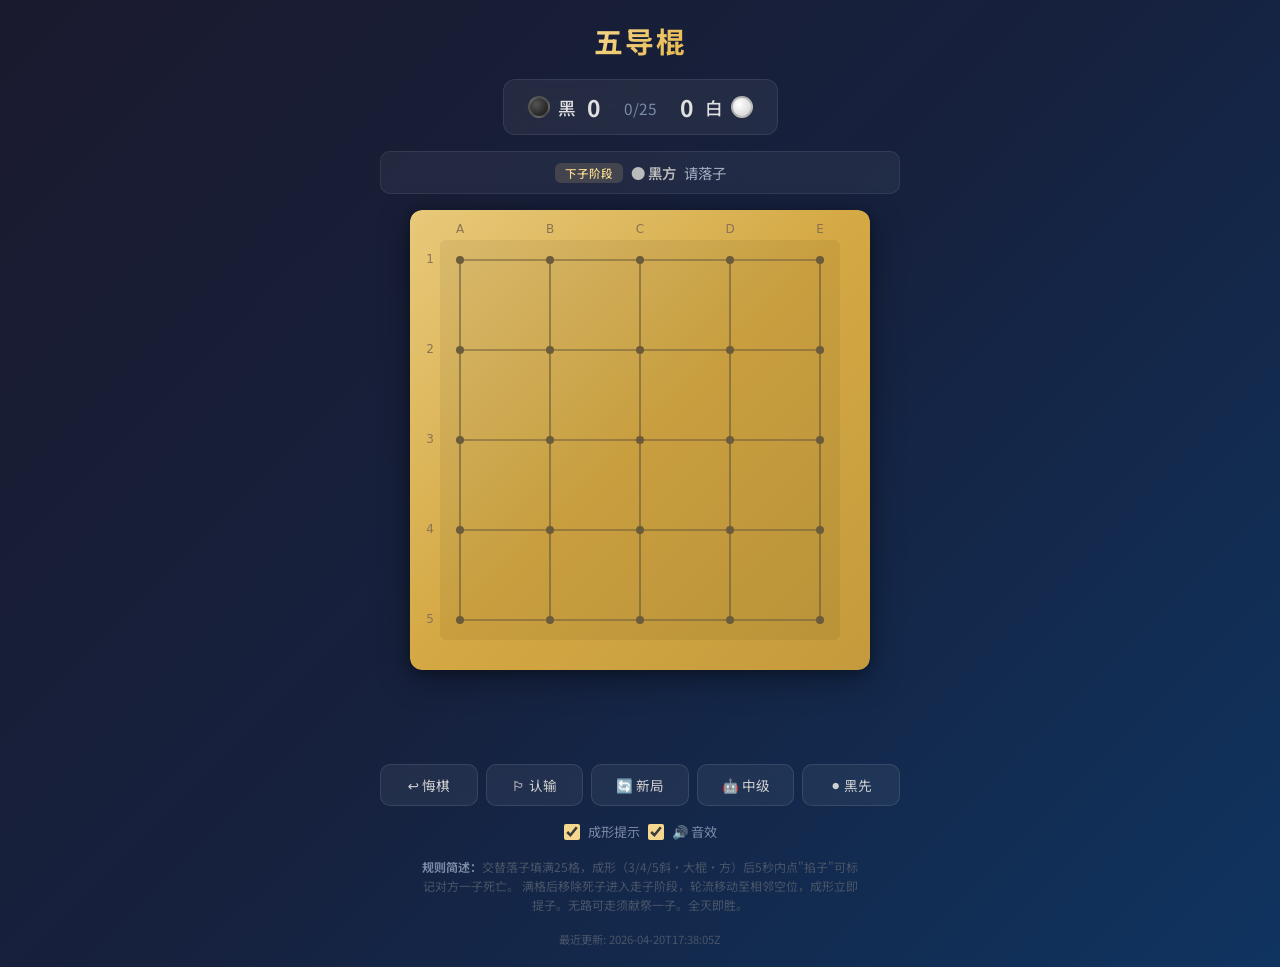
<file: index.html>
<!DOCTYPE html>
<html lang="zh">
<head>
  <meta charset="UTF-8">
  <meta name="viewport" content="width=device-width, initial-scale=1.0">
  <title>五导棍</title>
  <link rel="stylesheet" href="src/css/style.css">
</head>
<body>
  <div class="container">
    <div class="header">
      <h1>五导棍</h1>
      <div class="subtitle"></div>
    </div>

    <div class="score-panel">
      <div class="score-side">
        <span class="piece-icon black"></span>
        <span>黑</span>
        <span class="count" id="count-b">0</span>
      </div>
      <div class="score-divider">
        <span class="move-info" id="move-count">0/25</span>
      </div>
      <div class="score-side">
        <span class="count" id="count-w">0</span>
        <span>白</span>
        <span class="piece-icon white"></span>
      </div>
    </div>

    <div id="status">
      <span class="phase-tag">下子阶段</span>
      <span class="turn-indicator turn-black">● 黑方</span>
      <span class="status-msg">请落子</span>
    </div>

    <canvas id="board"></canvas>
    <div id="winner-overlay" onclick="this.classList.remove('show')"></div>
    <div id="phase-overlay"></div>

    <button id="btn-claim" onclick="Board.pauseTimer()">
      <div id="timer-fill"></div>
      <span class="claim-text">🎯 请掐子！</span>
    </button>

    <div class="controls">
      <button onclick="Board.undoMove()">↩ 悔棋</button>
      <button onclick="Board.surrender()">🏳 认输</button>
      <button onclick="Board.newGame()">🔄 新局</button>
      <select id="ai-select" onchange="Board.setAI(this.value)">
        <option value="">👥 双人对战</option>
        <option value="greedy">🤖 初级</option>
        <option value="mcts" selected>🤖 中级</option>
        <option value="minimax">🤖 高级</option>
      </select>
      <select id="first-select" onchange="Board.setFirst(this.value)">
        <option value="B">⚫ 黑先</option>
        <option value="W">⚪ 白先</option>
      </select>
    </div>

    <div class="toggle-row">
      <input type="checkbox" id="hints-toggle" checked onchange="Board.setHints(this.checked)">
      <label for="hints-toggle">成形提示</label>
      <input type="checkbox" id="sound-toggle" checked onchange="Board.setSound(this.checked)">
      <label for="sound-toggle">🔊 音效</label>
    </div>

    <div class="rules">
      <b>规则简述：</b>交替落子填满25格，成形（3/4/5斜·大棍·方）后5秒内点"掐子"可标记对方一子死亡。
      满格后移除死子进入走子阶段，轮流移动至相邻空位，成形立即提子。无路可走须献祭一子。全灭即胜。
    </div>

    <div class="update-time">最近更新: 2026-04-20T17:38:05Z</div>
  </div>

  <script src="src/js/formation.js"></script>
  <script src="src/js/game.js"></script>
  <script src="src/js/ai/eval.js"></script>
  <script src="src/js/ai/random.js"></script>
  <script src="src/js/ai/greedy.js"></script>
  <script src="src/js/ai/minimax.js"></script>
  <script src="src/js/ai/mcts.js"></script>
  <script src="src/js/ai/negamax.js"></script>
  <script src="src/js/ai/ai.js"></script>
  <script src="src/js/sound.js"></script>
  <script src="src/js/board.js"></script>
  <script>Board.init(document.getElementById('board'));</script>
</body>
</html>
</file>
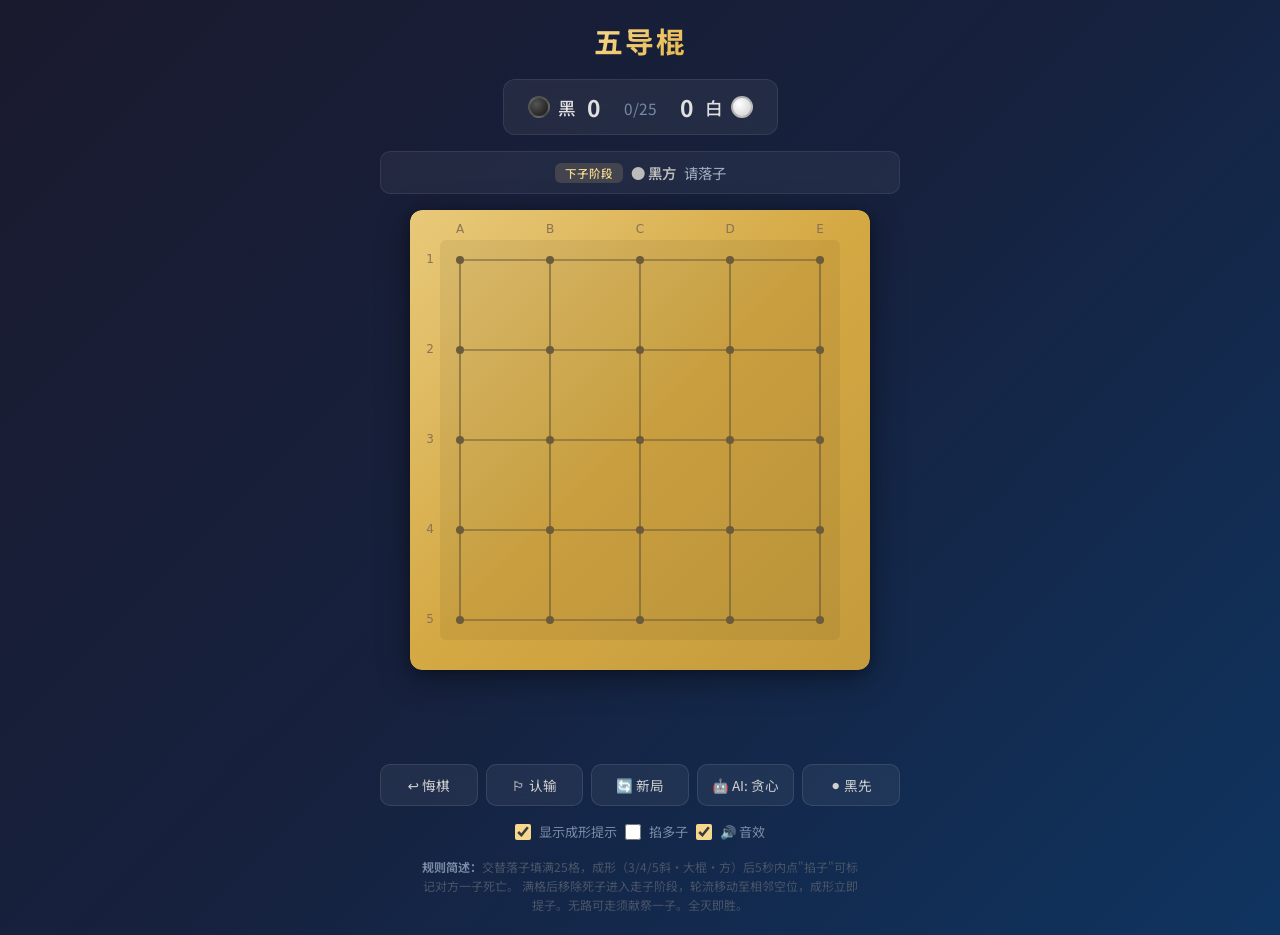
<file: src/index.html>
<!DOCTYPE html>
<html lang="zh">
<head>
  <meta charset="UTF-8">
  <meta name="viewport" content="width=device-width, initial-scale=1.0">
  <title>五导棍</title>
  <link rel="stylesheet" href="css/style.css">
</head>
<body>
  <div class="container">
    <div class="header">
      <h1>五导棍</h1>
      <div class="subtitle"></div>
    </div>

    <div class="score-panel">
      <div class="score-side">
        <span class="piece-icon black"></span>
        <span>黑</span>
        <span class="count" id="count-b">0</span>
      </div>
      <div class="score-divider">
        <span class="move-info" id="move-count">0/25</span>
      </div>
      <div class="score-side">
        <span class="count" id="count-w">0</span>
        <span>白</span>
        <span class="piece-icon white"></span>
      </div>
    </div>

    <div id="status">
      <span class="phase-tag">下子阶段</span>
      <span class="turn-indicator turn-black">● 黑方</span>
      <span class="status-msg">请落子</span>
    </div>

    <canvas id="board"></canvas>
    <div id="winner-overlay" onclick="this.classList.remove('show')"></div>
    <div id="phase-overlay"></div>

    <button id="btn-claim" onclick="Board.pauseTimer()">
      <div id="timer-fill"></div>
      <span class="claim-text">🎯 请掐子！</span>
    </button>

    <div class="controls">
      <button onclick="Board.undoMove()">↩ 悔棋</button>
      <button onclick="Board.surrender()">🏳 认输</button>
      <button onclick="Board.newGame()">🔄 新局</button>
      <select id="ai-select" onchange="Board.setAI(this.value)">
        <option value="">👥 双人对战</option>
        <option value="random">🤖 AI: 随机</option>
        <option value="greedy" selected>🤖 AI: 贪心</option>
        <option value="minimax">🤖 AI: 极小极大</option>
        <option value="mcts">🤖 AI: 蒙特卡洛</option>
        <option value="negamax">🤖 AI: 深度搜索</option>
      </select>
      <select id="first-select" onchange="Board.setFirst(this.value)">
        <option value="B">⚫ 黑先</option>
        <option value="W">⚪ 白先</option>
      </select>
    </div>

    <div class="toggle-row">
      <input type="checkbox" id="hints-toggle" checked onchange="Board.setHints(this.checked)">
      <label for="hints-toggle">显示成形提示</label>
      <input type="checkbox" id="multi-pinch-toggle" onchange="Board.setMultiPinch(this.checked)">
      <label for="multi-pinch-toggle">掐多子</label>
      <input type="checkbox" id="sound-toggle" checked onchange="Board.setSound(this.checked)">
      <label for="sound-toggle">🔊 音效</label>
    </div>

    <div class="rules">
      <b>规则简述：</b>交替落子填满25格，成形（3/4/5斜·大棍·方）后5秒内点"掐子"可标记对方一子死亡。
      满格后移除死子进入走子阶段，轮流移动至相邻空位，成形立即提子。无路可走须献祭一子。全灭即胜。
    </div>
  </div>

  <script src="js/formation.js"></script>
  <script src="js/game.js"></script>
  <script src="js/ai/eval.js"></script>
  <script src="js/ai/random.js"></script>
  <script src="js/ai/greedy.js"></script>
  <script src="js/ai/minimax.js"></script>
  <script src="js/ai/mcts.js"></script>
  <script src="js/ai/negamax.js"></script>
  <script src="js/ai/ai.js"></script>
  <script src="js/sound.js"></script>
  <script src="js/board.js"></script>
  <script>Board.init(document.getElementById('board'));</script>
</body>
</html>
</file>
<file: src/css/style.css>
@import url('https://fonts.googleapis.com/css2?family=Noto+Sans+SC:wght@400;500;700&display=swap');

* { margin: 0; padding: 0; box-sizing: border-box; }

body {
  font-family: 'Noto Sans SC', 'SF Pro', system-ui, sans-serif;
  background: linear-gradient(135deg, #1a1a2e 0%, #16213e 50%, #0f3460 100%);
  color: #e0e0e0;
  min-height: 100vh;
  display: flex;
  justify-content: center;
  align-items: center;
  padding: 20px;
}

.container {
  display: flex;
  flex-direction: column;
  align-items: center;
  gap: 16px;
  max-width: 520px;
  width: 100%;
}

/* Header */
.header {
  text-align: center;
}
.header h1 {
  font-size: 1.8em;
  font-weight: 700;
  background: linear-gradient(135deg, #f5d78e, #e8b84b);
  -webkit-background-clip: text;
  -webkit-text-fill-color: transparent;
  letter-spacing: 2px;
}
.header .subtitle {
  font-size: 0.85em;
  color: #7a8ba6;
  margin-top: 2px;
}

/* Score panel */
.score-panel {
  display: flex;
  align-items: center;
  gap: 20px;
  background: rgba(255,255,255,0.06);
  border: 1px solid rgba(255,255,255,0.08);
  border-radius: 12px;
  padding: 10px 24px;
  backdrop-filter: blur(10px);
}
.score-side {
  display: flex;
  align-items: center;
  gap: 8px;
  font-size: 1.1em;
  font-weight: 500;
}
.score-side .piece-icon {
  width: 22px; height: 22px;
  border-radius: 50%;
  display: inline-block;
  border: 2px solid rgba(255,255,255,0.2);
}
.piece-icon.black { background: radial-gradient(circle at 35% 35%, #555, #111); }
.piece-icon.white { background: radial-gradient(circle at 35% 35%, #fff, #ccc); border-color: rgba(0,0,0,0.2); }
.score-side .count { font-size: 1.3em; font-weight: 700; min-width: 20px; text-align: center; }
.score-divider { color: #4a5568; font-size: 1.2em; }
.move-info { font-size: 0.8em; color: #7a8ba6; }

/* Status bar */
#status {
  background: rgba(255,255,255,0.05);
  border: 1px solid rgba(255,255,255,0.08);
  border-radius: 10px;
  padding: 10px 18px;
  font-size: 0.9em;
  min-height: 42px;
  display: flex;
  align-items: center;
  gap: 8px;
  flex-wrap: wrap;
  width: 100%;
  justify-content: center;
}
.phase-tag {
  background: rgba(245,215,142,0.15);
  color: #f5d78e;
  padding: 2px 10px;
  border-radius: 6px;
  font-size: 0.8em;
  font-weight: 500;
}
.turn-indicator {
  font-weight: 600;
}
.turn-black { color: #bbb; }
.turn-white { color: #fff; }
.status-msg { color: #a0aec0; }

/* Claim button with integrated timer */
#btn-claim {
  visibility: hidden;
  display: flex;
  align-items: center;
  justify-content: center;
  position: relative;
  overflow: hidden;
  width: 100%;
  padding: 16px;
  border: none;
  border-radius: 12px;
  font-size: 1.15em;
  font-weight: 700;
  font-family: inherit;
  cursor: pointer;
  background: rgba(46,204,113,0.15);
  border: 2px solid rgba(46,204,113,0.4);
  color: #fff;
  transition: transform 0.1s;
}
#btn-claim #timer-fill {
  position: absolute;
  top: 0; left: 0;
  height: 100%;
  width: 100%;
  background: linear-gradient(135deg, #27ae60, #2ecc71);
  border-radius: 10px;
  transition: width 50ms linear;
  z-index: 0;
}
#btn-claim .claim-text {
  position: relative;
  z-index: 1;
  text-shadow: 0 1px 4px rgba(0,0,0,0.4);
}
#btn-claim.active {
  visibility: visible;
  animation: claimPulse 0.8s ease-in-out infinite alternate;
}
#btn-claim:hover { transform: scale(1.02); }
#btn-claim:active { transform: scale(0.98); }
@keyframes claimPulse {
  from { box-shadow: 0 4px 16px rgba(46,204,113,0.3); }
  to { box-shadow: 0 4px 28px rgba(46,204,113,0.6), 0 0 40px rgba(46,204,113,0.15); }
}

/* Canvas */
canvas {
  border-radius: 12px;
  box-shadow: 0 8px 32px rgba(0,0,0,0.4), 0 2px 8px rgba(0,0,0,0.2);
  cursor: pointer;
  max-width: 100%;
  height: auto !important;
  touch-action: none;
}

/* Winner overlay */
#winner-overlay {
  display: none;
  position: fixed;
  inset: 0;
  background: rgba(0,0,0,0.7);
  z-index: 100;
  justify-content: center;
  align-items: center;
  font-size: 3em;
  font-weight: 700;
  color: #f5d78e;
  text-shadow: 0 0 40px rgba(245,215,142,0.6), 0 4px 12px rgba(0,0,0,0.5);
  cursor: pointer;
}
#winner-overlay.show { display: flex; animation: winFadeIn 0.4s ease-out; }
@keyframes winFadeIn {
  from { opacity: 0; transform: scale(0.8); }
  to { opacity: 1; transform: scale(1); }
}

/* Phase transition overlay */
#phase-overlay {
  display: none;
  position: fixed;
  inset: 0;
  background: rgba(0,0,0,0.75);
  z-index: 100;
  justify-content: center;
  align-items: center;
  flex-direction: column;
  gap: 12px;
  font-weight: 700;
  color: #fff;
  text-shadow: 0 0 30px rgba(100,180,255,0.6), 0 4px 12px rgba(0,0,0,0.5);
  cursor: pointer;
}
#phase-overlay.show { display: flex; animation: phaseFadeIn 0.5s ease-out; }
#phase-overlay .phase-title { font-size: 2.8em; }
#phase-overlay .phase-sub { font-size: 1em; color: #a0c4ff; font-weight: 400; }
@keyframes phaseFadeIn {
  0% { opacity: 0; transform: scale(0.6); }
  60% { opacity: 1; transform: scale(1.05); }
  100% { transform: scale(1); }
}

/* Controls */
.controls {
  display: flex;
  gap: 8px;
  width: 100%;
  flex-wrap: wrap;
}
.controls button, .controls select {
  flex: 1;
  min-width: 80px;
  padding: 10px 14px;
  border: 1px solid rgba(255,255,255,0.1);
  border-radius: 10px;
  font-size: 0.85em;
  font-family: inherit;
  cursor: pointer;
  background: rgba(255,255,255,0.06);
  color: #d0d0d0;
  backdrop-filter: blur(10px);
  transition: background 0.2s, border-color 0.2s;
}
.controls button:hover, .controls select:hover {
  background: rgba(255,255,255,0.12);
  border-color: rgba(255,255,255,0.2);
}
.controls select { appearance: none; text-align: center; }
.controls select option { background: #1a1a2e; color: #e0e0e0; }

.toggle-row {
  display: flex;
  align-items: center;
  justify-content: center;
  gap: 8px;
  font-size: 0.82em;
  color: #7a8ba6;
}
.toggle-row input[type=checkbox] {
  accent-color: #f5d78e;
  width: 16px; height: 16px;
}

/* Rules */
.rules {
  font-size: 0.75em;
  color: #4a5568;
  line-height: 1.6;
  text-align: center;
  max-width: 460px;
  padding: 0 10px;
}
.rules b { color: #7a8ba6; }

.update-time {
  font-size: 0.7em;
  color: #4a5568;
}

/* Mobile responsive */
@media (max-width: 520px) {
  body { padding: 12px; align-items: flex-start; }
  .container { gap: 10px; }
  .header h1 { font-size: 1.4em; }
  .score-panel { padding: 8px 16px; gap: 14px; }
  #status { font-size: 0.82em; padding: 8px 12px; }
  #btn-claim { padding: 12px; font-size: 1em; }
  .controls button, .controls select { padding: 8px 10px; font-size: 0.8em; min-width: 60px; }
  .rules { font-size: 0.7em; }
}
</file>
